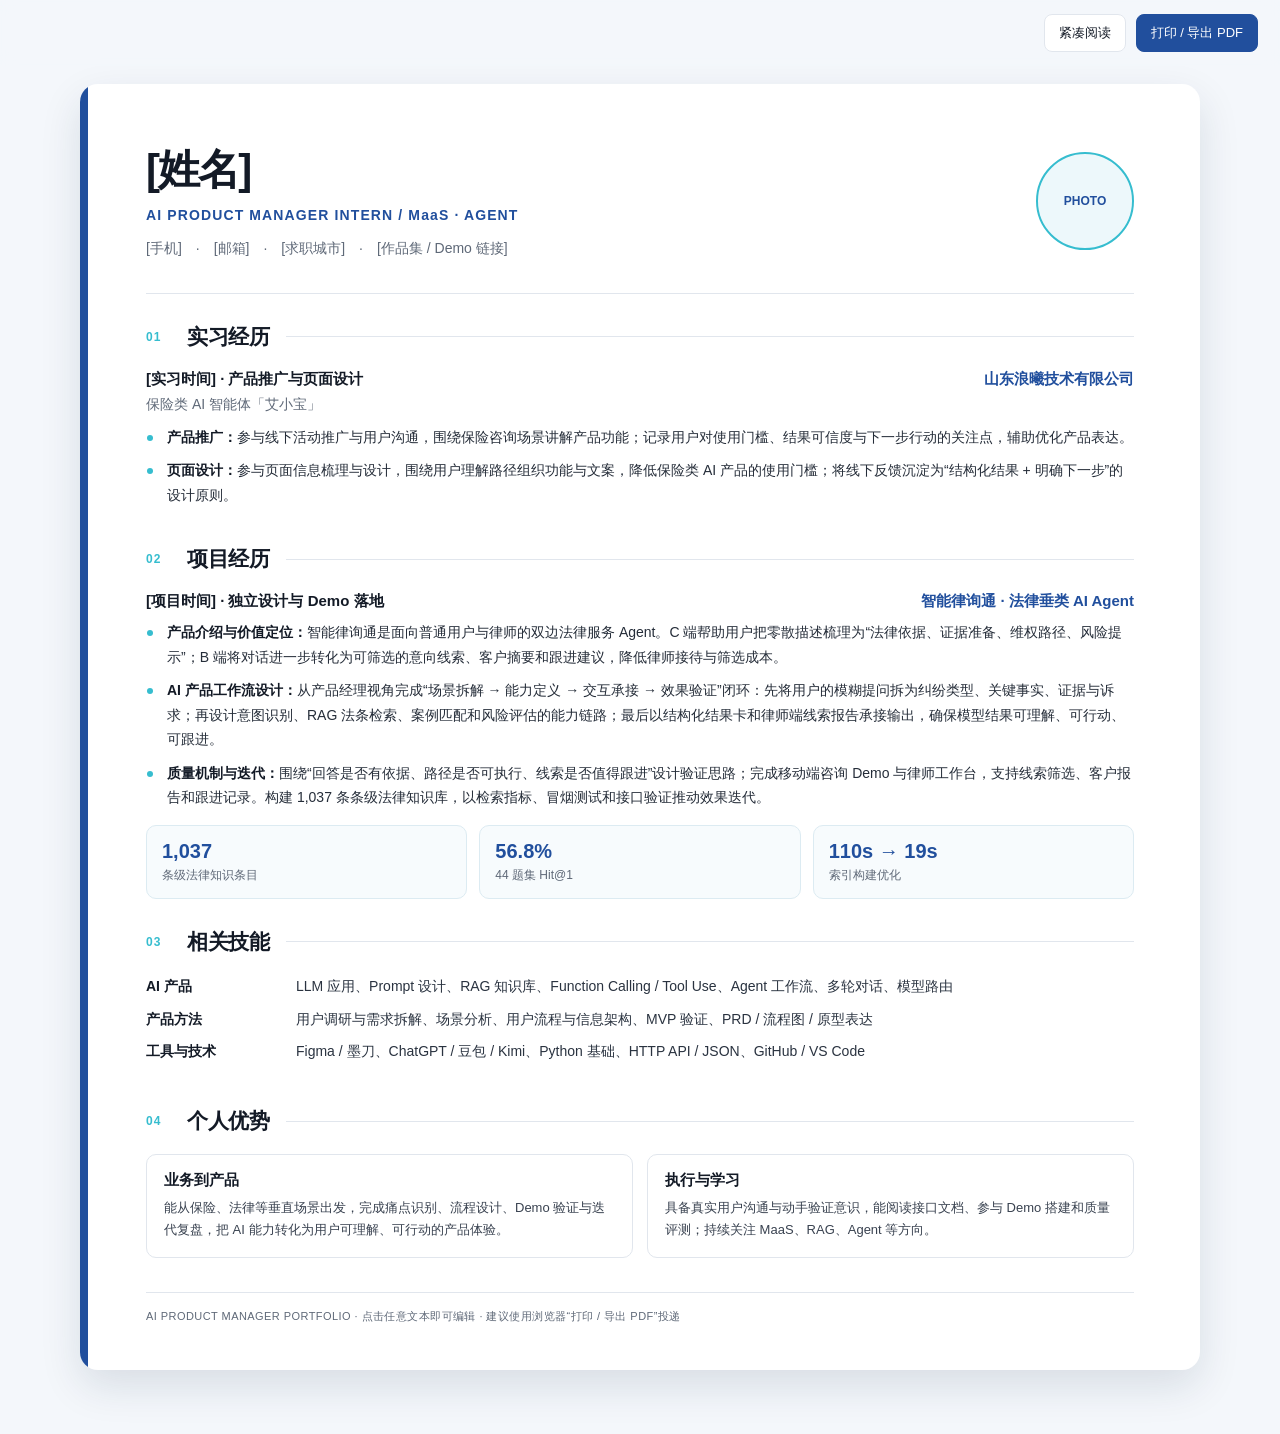
<file: ai-product-manager-resume.html>
<!doctype html>
<html lang="zh-CN">
<head>
  <meta charset="UTF-8" />
  <meta name="viewport" content="width=device-width, initial-scale=1.0" />
  <title>AI 产品经理简历</title>
  <style>
    :root {
      --ink: #131a26;
      --muted: #5f6978;
      --line: #e1e6ed;
      --blue: #214f9d;
      --cyan: #36bdcf;
      --wash: #f4f7fb;
      --paper: #ffffff;
    }
    * { box-sizing: border-box; }
    body { margin: 0; background: var(--wash); color: var(--ink); font-family: Inter, "Microsoft YaHei", "PingFang SC", Arial, sans-serif; }
    .toolbar { position: sticky; top: 0; z-index: 3; display: flex; justify-content: flex-end; gap: 10px; padding: 14px 22px; background: rgba(244,247,251,.92); backdrop-filter: blur(8px); }
    .toolbar button { border: 1px solid var(--line); border-radius: 8px; padding: 9px 14px; background: #fff; color: var(--ink); cursor: pointer; font: inherit; font-size: 13px; }
    .toolbar button.primary { background: var(--blue); color: white; border-color: var(--blue); }
    .resume { position: relative; width: min(1120px, calc(100% - 32px)); margin: 18px auto 64px; padding: 58px 66px 46px; background: var(--paper); border-radius: 18px; box-shadow: 0 16px 42px rgba(18, 38, 68, .12); overflow: hidden; }
    .resume::before { content: ""; position: absolute; inset: 0 auto 0 0; width: 8px; background: var(--blue); }
    header { display: flex; justify-content: space-between; align-items: center; padding-bottom: 32px; border-bottom: 1px solid var(--line); }
    .name { margin: 0 0 9px; font-size: clamp(30px, 5vw, 42px); font-weight: 800; letter-spacing: -.045em; }
    .role { margin: 0 0 14px; color: var(--blue); font-size: 14px; font-weight: 750; letter-spacing: .08em; }
    .contact { color: var(--muted); font-size: 14px; line-height: 1.7; }
    .photo { position: relative; display: grid; place-items: center; width: 98px; height: 98px; flex: 0 0 auto; border: 2px solid var(--cyan); border-radius: 50%; background: #edf8fb; color: var(--blue); cursor: pointer; overflow: hidden; font-size: 12px; font-weight: 700; }
    .photo img { width: 100%; height: 100%; object-fit: cover; }
    .photo input { position: absolute; inset: 0; opacity: 0; cursor: pointer; }
    section { padding-top: 29px; }
    .section-title { display: grid; grid-template-columns: 32px auto 1fr; align-items: center; gap: 9px; margin-bottom: 19px; }
    .section-index { color: var(--cyan); font-size: 12px; font-weight: 800; letter-spacing: .1em; }
    .section-title h2 { margin: 0; font-size: 21px; letter-spacing: -.02em; }
    .section-title::after { content: ""; height: 1px; background: var(--line); margin-left: 8px; }
    .entry + .entry { margin-top: 24px; }
    .entry-head { display: flex; justify-content: space-between; gap: 18px; align-items: baseline; margin-bottom: 7px; font-size: 15px; font-weight: 750; }
    .entry-head .right { color: var(--blue); text-align: right; }
    .entry-sub { margin-bottom: 11px; color: var(--muted); font-size: 14px; }
    ul { margin: 0; padding: 0; list-style: none; }
    li { position: relative; padding-left: 21px; margin: 9px 0; color: #252d39; font-size: 14px; line-height: 1.75; }
    li::before { content: ""; position: absolute; left: 1px; top: .71em; width: 6px; height: 6px; border-radius: 50%; background: var(--cyan); }
    strong { color: var(--ink); }
    .skill-grid { display: grid; grid-template-columns: 130px 1fr; gap: 9px 20px; font-size: 14px; line-height: 1.7; }
    .skill-grid dt { font-weight: 750; color: var(--ink); }
    .skill-grid dd { margin: 0; color: #2a3340; }
    .metrics { display: grid; grid-template-columns: repeat(3, 1fr); gap: 12px; margin-top: 15px; }
    .metric { padding: 14px 15px; border: 1px solid #dcebf2; border-radius: 10px; background: #f7fbfd; }
    .metric b { display: block; color: var(--blue); font-size: 20px; line-height: 1.1; }
    .metric span { display: block; margin-top: 5px; color: var(--muted); font-size: 12px; }
    .advantage { display: grid; grid-template-columns: repeat(2, 1fr); gap: 14px; }
    .advantage article { padding: 16px 17px; border: 1px solid var(--line); border-radius: 10px; }
    .advantage h3 { margin: 0 0 7px; font-size: 15px; }
    .advantage p { margin: 0; color: #394250; font-size: 13px; line-height: 1.7; }
    footer { margin-top: 34px; padding-top: 16px; border-top: 1px solid var(--line); color: var(--muted); font-size: 11px; letter-spacing: .04em; }
    body.compact .resume { padding-top: 44px; padding-bottom: 36px; }
    body.compact section { padding-top: 20px; }
    body.compact li { margin: 6px 0; line-height: 1.58; }
    body.compact .metrics { margin-top: 9px; }
    [contenteditable="true"] { border-radius: 3px; outline: none; }
    [contenteditable="true"]:focus { background: #eef9fc; box-shadow: 0 0 0 2px #c7eef4; }
    @media (max-width: 680px) { .resume { width: 100%; margin: 0; border-radius: 0; padding: 38px 26px; } .toolbar { padding: 10px; } header { align-items: flex-start; gap: 18px; } .photo { width: 72px; height: 72px; } .entry-head { flex-direction: column; gap: 4px; } .entry-head .right { text-align: left; } .skill-grid { grid-template-columns: 1fr; gap: 2px; } .metrics, .advantage { grid-template-columns: 1fr; } }
    @media print { @page { size: A4; margin: 9mm; } body { background: #fff; } .toolbar { display: none; } .resume { width: 100%; margin: 0; padding: 13mm 14mm 11mm; box-shadow: none; border-radius: 0; } header { padding-bottom: 19px; } section { padding-top: 18px; } .section-title { margin-bottom: 12px; } li { margin: 5px 0; line-height: 1.55; } .metrics { margin-top: 10px; } .advantage article { padding: 10px 12px; } footer { margin-top: 18px; } }
  </style>
</head>
<body>
  <nav class="toolbar">
    <button onclick="document.body.classList.toggle('compact')">紧凑阅读</button>
    <button class="primary" onclick="window.print()">打印 / 导出 PDF</button>
  </nav>
  <main class="resume" id="resume">
    <header>
      <div>
        <h1 class="name" contenteditable="true">[姓名]</h1>
        <p class="role" contenteditable="true">AI PRODUCT MANAGER INTERN / MaaS · AGENT</p>
        <div class="contact" contenteditable="true">[手机]　·　[邮箱]　·　[求职城市]　·　[作品集 / Demo 链接]</div>
      </div>
      <label class="photo" title="点击上传证件照"><span>PHOTO</span><input id="photoInput" type="file" accept="image/*" /></label>
    </header>

    <section>
      <div class="section-title"><span class="section-index">01</span><h2>实习经历</h2></div>
      <article class="entry">
        <div class="entry-head"><span contenteditable="true">[实习时间] · 产品推广与页面设计</span><span class="right" contenteditable="true">山东浪曦技术有限公司</span></div>
        <div class="entry-sub" contenteditable="true">保险类 AI 智能体「艾小宝」</div>
        <ul>
          <li contenteditable="true"><strong>产品推广：</strong>参与线下活动推广与用户沟通，围绕保险咨询场景讲解产品功能；记录用户对使用门槛、结果可信度与下一步行动的关注点，辅助优化产品表达。</li>
          <li contenteditable="true"><strong>页面设计：</strong>参与页面信息梳理与设计，围绕用户理解路径组织功能与文案，降低保险类 AI 产品的使用门槛；将线下反馈沉淀为“结构化结果 + 明确下一步”的设计原则。</li>
        </ul>
      </article>
    </section>

    <section>
      <div class="section-title"><span class="section-index">02</span><h2>项目经历</h2></div>
      <article class="entry">
        <div class="entry-head"><span contenteditable="true">[项目时间] · 独立设计与 Demo 落地</span><span class="right" contenteditable="true">智能律询通 · 法律垂类 AI Agent</span></div>
        <ul>
          <li contenteditable="true"><strong>产品介绍与价值定位：</strong>智能律询通是面向普通用户与律师的双边法律服务 Agent。C 端帮助用户把零散描述梳理为“法律依据、证据准备、维权路径、风险提示”；B 端将对话进一步转化为可筛选的意向线索、客户摘要和跟进建议，降低律师接待与筛选成本。</li>
          <li contenteditable="true"><strong>AI 产品工作流设计：</strong>从产品经理视角完成“场景拆解 → 能力定义 → 交互承接 → 效果验证”闭环：先将用户的模糊提问拆为纠纷类型、关键事实、证据与诉求；再设计意图识别、RAG 法条检索、案例匹配和风险评估的能力链路；最后以结构化结果卡和律师端线索报告承接输出，确保模型结果可理解、可行动、可跟进。</li>
          <li contenteditable="true"><strong>质量机制与迭代：</strong>围绕“回答是否有依据、路径是否可执行、线索是否值得跟进”设计验证思路；完成移动端咨询 Demo 与律师工作台，支持线索筛选、客户报告和跟进记录。构建 1,037 条条级法律知识库，以检索指标、冒烟测试和接口验证推动效果迭代。</li>
        </ul>
        <div class="metrics" aria-label="项目验证指标">
          <div class="metric"><b contenteditable="true">1,037</b><span>条级法律知识条目</span></div>
          <div class="metric"><b contenteditable="true">56.8%</b><span>44 题集 Hit@1</span></div>
          <div class="metric"><b contenteditable="true">110s → 19s</b><span>索引构建优化</span></div>
        </div>
      </article>
    </section>

    <section>
      <div class="section-title"><span class="section-index">03</span><h2>相关技能</h2></div>
      <dl class="skill-grid">
        <dt>AI 产品</dt><dd contenteditable="true">LLM 应用、Prompt 设计、RAG 知识库、Function Calling / Tool Use、Agent 工作流、多轮对话、模型路由</dd>
        <dt>产品方法</dt><dd contenteditable="true">用户调研与需求拆解、场景分析、用户流程与信息架构、MVP 验证、PRD / 流程图 / 原型表达</dd>
        <dt>工具与技术</dt><dd contenteditable="true">Figma / 墨刀、ChatGPT / 豆包 / Kimi、Python 基础、HTTP API / JSON、GitHub / VS Code</dd>
      </dl>
    </section>

    <section>
      <div class="section-title"><span class="section-index">04</span><h2>个人优势</h2></div>
      <div class="advantage">
        <article contenteditable="true"><h3>业务到产品</h3><p>能从保险、法律等垂直场景出发，完成痛点识别、流程设计、Demo 验证与迭代复盘，把 AI 能力转化为用户可理解、可行动的产品体验。</p></article>
        <article contenteditable="true"><h3>执行与学习</h3><p>具备真实用户沟通与动手验证意识，能阅读接口文档、参与 Demo 搭建和质量评测；持续关注 MaaS、RAG、Agent 等方向。</p></article>
      </div>
    </section>
    <footer>AI PRODUCT MANAGER PORTFOLIO · 点击任意文本即可编辑 · 建议使用浏览器“打印 / 导出 PDF”投递</footer>
  </main>
  <script>
    const photoInput = document.getElementById('photoInput');
    photoInput.addEventListener('change', event => {
      const file = event.target.files?.[0];
      if (!file) return;
      const reader = new FileReader();
      reader.onload = () => {
        const label = photoInput.parentElement;
        label.querySelector('span')?.remove();
        let image = label.querySelector('img');
        if (!image) { image = document.createElement('img'); label.insertBefore(image, photoInput); }
        image.src = reader.result;
      };
      reader.readAsDataURL(file);
    });
  </script>
</body>
</html>
</file>
